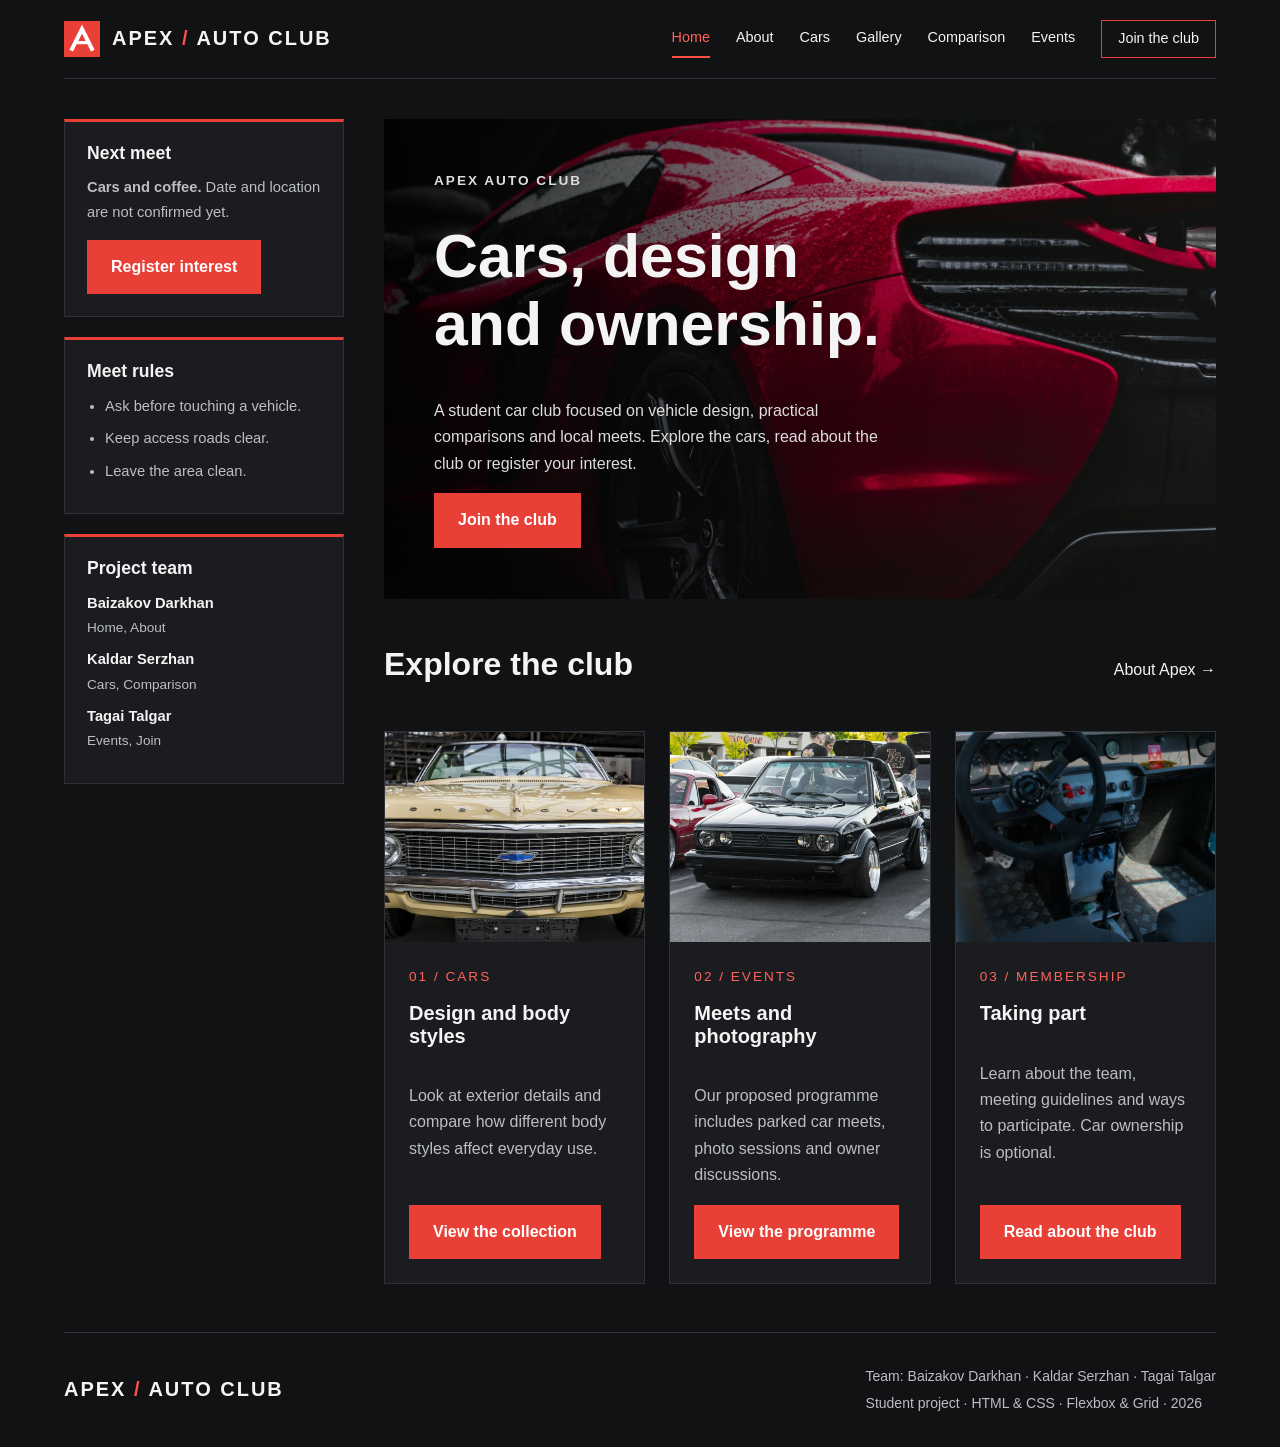
<file: index.html>
<!DOCTYPE html>
<html lang="en">
    <head>
        <!-- Author: Baizakov Darkhan. Apex Auto Club student project. -->
        <meta charset="UTF-8">
        <meta name="viewport" content="width=device-width, initial-scale=1.0">
        <title>Home | Apex Auto Club</title>
        <link rel="stylesheet" href="css/style.css">
        <link
            rel="icon"
            href="data:image/svg+xml,%3Csvg xmlns='http://www.w3.org/2000/svg' viewBox='0 0 32 32'%3E%3Crect width='32' height='32' fill='%23e84037'/%3E%3Ctext x='7' y='24' font-family='Arial' font-size='24' font-weight='bold' fill='white'%3EA%3C/text%3E%3C/svg%3E"
        >
    </head>

    <body>
        <div class="page">
            <header id="main-header">
                <a class="brand" href="index.html">
                    <img src="images/logo.svg" alt="" width="36" height="36">
                    <span class="brand-text">APEX<span> / </span>AUTO CLUB</span>
                </a>

                <nav class="nav-menu" aria-label="Main navigation">
                    <a href="index.html" class="active" aria-current="page">Home</a>
                    <a href="about.html">About</a>
                    <a href="cars.html">Cars</a>
                    <a href="gallery.html">Gallery</a>
                    <a href="compare.html">Comparison</a>
                    <a href="events.html">Events</a>
                    <a href="join.html" class="nav-cta">Join the club</a>
                </nav>
            </header>

            <aside class="sidebar" aria-label="Club information">
                <section class="side-card">
                    <h2>Next meet</h2>
                    <p>
                        <strong>Cars and coffee.</strong> Date and location are not confirmed yet.
                    </p>
                    <a class="button" href="join.html">Register interest</a>
                </section>

                <section class="side-card">
                    <h2>Meet rules</h2>
                    <ul>
                        <li>Ask before touching a vehicle.</li>
                        <li>Keep access roads clear.</li>
                        <li>Leave the area clean.</li>
                    </ul>
                </section>

                <section class="side-card">
                    <h2>Project team</h2>
                    <ul class="team-list">
                        <li><strong>Baizakov Darkhan</strong> <span>Home, About</span></li>
                        <li><strong>Kaldar Serzhan</strong> <span>Cars, Comparison</span></li>
                        <li><strong>Tagai Talgar</strong> <span>Events, Join</span></li>
                    </ul>
                </section>
            </aside>

            <main>
                <section class="hero">
                    <img src="images/car-1.jpg" alt="Red sports car">
                    <div class="hero-text">
                        <p class="eyebrow">Apex Auto Club</p>
                        <h1>Cars, design<br>and ownership.</h1>
                        <p>
                            A student car club focused on vehicle design, practical comparisons and
                            local meets. Explore the cars, read about the club or register your
                            interest.
                        </p>
                        <a class="button" href="join.html">Join the club</a>
                    </div>
                </section>

                <section>
                    <div class="section-heading">
                        <h2>Explore the club</h2>
                        <a href="about.html">About Apex →</a>
                    </div>
                    <div class="card-row">
                        <article class="card">
                            <img src="images/chevrolet-front.jpg" alt="Front of a classic Chevrolet with chrome grille and headlights">
                            <div class="card-body">
                                <p class="number">01 / CARS</p>
                                <h3>Design and body styles</h3>
                                <p>
                                    Look at exterior details and compare how different body styles affect
                                    everyday use.
                                </p>
                                <a class="button" href="cars.html">View the collection</a>
                            </div>
                        </article>

                        <article class="card">
                            <img src="images/cabriolet-meet.jpg" alt="A black cabriolet parked among other cars at a meet">
                            <div class="card-body">
                                <p class="number">02 / EVENTS</p>
                                <h3>Meets and photography</h3>
                                <p>
                                    Our proposed programme includes parked car meets, photo sessions and
                                    owner discussions.
                                </p>
                                <a class="button" href="events.html">View the programme</a>
                            </div>
                        </article>

                        <article class="card">
                            <img src="images/steering-wheel.jpg" alt="Steering wheel and gauges inside a car">
                            <div class="card-body">
                                <p class="number">03 / MEMBERSHIP</p>
                                <h3>Taking part</h3>
                                <p>
                                    Learn about the team, meeting guidelines and ways to participate. Car
                                    ownership is optional.
                                </p>
                                <a class="button" href="about.html">Read about the club</a>
                            </div>
                        </article>
                    </div>
                </section>
            </main>

            <footer class="site-footer">
                <div class="footer-inner">
                    <div class="brand">
                        <span class="brand-text">APEX<span> / </span>AUTO CLUB</span>
                    </div>
                    <div>
                        <p>Team: Baizakov Darkhan · Kaldar Serzhan · Tagai Talgar</p>
                        <p>Student project · HTML &amp; CSS · Flexbox &amp; Grid · 2026</p>
                    </div>
                </div>
            </footer>
        </div>
    </body>
</html>
</file>
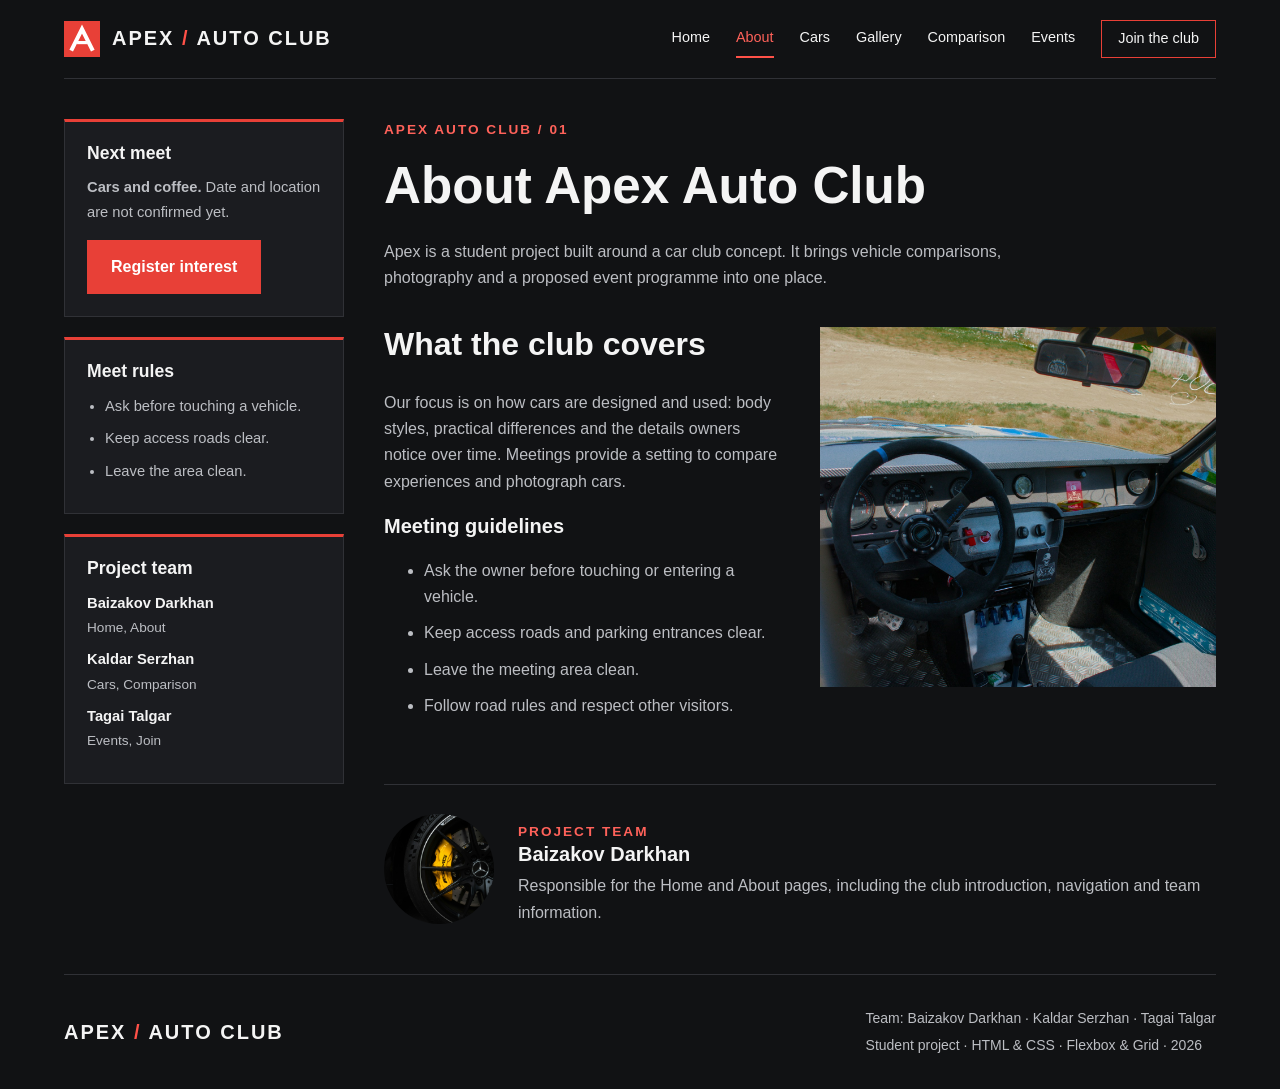
<file: about.html>
<!DOCTYPE html>
<html lang="en">
    <head>
        <!-- Author: Baizakov Darkhan. Apex Auto Club student project. -->
        <meta charset="UTF-8">
        <meta name="viewport" content="width=device-width, initial-scale=1.0">
        <title>About the club | Apex Auto Club</title>
        <link rel="stylesheet" href="css/style.css">
        <link
            rel="icon"
            href="data:image/svg+xml,%3Csvg xmlns='http://www.w3.org/2000/svg' viewBox='0 0 32 32'%3E%3Crect width='32' height='32' fill='%23e84037'/%3E%3Ctext x='7' y='24' font-family='Arial' font-size='24' font-weight='bold' fill='white'%3EA%3C/text%3E%3C/svg%3E"
        >
    </head>

    <body>
        <div class="page">
            <header id="main-header">
                <a class="brand" href="index.html">
                    <img src="images/logo.svg" alt="" width="36" height="36">
                    <span class="brand-text">APEX<span> / </span>AUTO CLUB</span>
                </a>

                <nav class="nav-menu" aria-label="Main navigation">
                    <a href="index.html">Home</a>
                    <a href="about.html" class="active" aria-current="page">About</a>
                    <a href="cars.html">Cars</a>
                    <a href="gallery.html">Gallery</a>
                    <a href="compare.html">Comparison</a>
                    <a href="events.html">Events</a>
                    <a href="join.html" class="nav-cta">Join the club</a>
                </nav>
            </header>

            <aside class="sidebar" aria-label="Club information">
                <section class="side-card">
                    <h2>Next meet</h2>
                    <p>
                        <strong>Cars and coffee.</strong> Date and location are not confirmed yet.
                    </p>
                    <a class="button" href="join.html">Register interest</a>
                </section>

                <section class="side-card">
                    <h2>Meet rules</h2>
                    <ul>
                        <li>Ask before touching a vehicle.</li>
                        <li>Keep access roads clear.</li>
                        <li>Leave the area clean.</li>
                    </ul>
                </section>

                <section class="side-card">
                    <h2>Project team</h2>
                    <ul class="team-list">
                        <li><strong>Baizakov Darkhan</strong> <span>Home, About</span></li>
                        <li><strong>Kaldar Serzhan</strong> <span>Cars, Comparison</span></li>
                        <li><strong>Tagai Talgar</strong> <span>Events, Join</span></li>
                    </ul>
                </section>
            </aside>

            <main>
                <section class="intro">
                    <p class="eyebrow">Apex Auto Club / 01</p>
                    <h1>About Apex Auto Club</h1>
                    <p>
                        Apex is a student project built around a car club concept. It brings vehicle
                        comparisons, photography and a proposed event programme into one place.
                    </p>
                </section>

                <section class="split">
                    <div>
                        <h2>What the club covers</h2>
                        <p>
                            Our focus is on how cars are designed and used: body styles, practical
                            differences and the details owners notice over time. Meetings provide a
                            setting to compare experiences and photograph cars.
                        </p>
                        <h3>Meeting guidelines</h3>
                        <ul>
                            <li>Ask the owner before touching or entering a vehicle.</li>
                            <li>Keep access roads and parking entrances clear.</li>
                            <li>Leave the meeting area clean.</li>
                            <li>Follow road rules and respect other visitors.</li>
                        </ul>
                    </div>
                    <img class="wide-image" src="images/interior.jpg" alt="Car interior with a custom steering wheel and manual gear lever">
                </section>

                <section class="profile">
                    <img src="images/wheel.jpg" alt="Mercedes wheel and yellow brake caliper">
                    <div>
                        <p class="eyebrow">Project team</p>
                        <h3>Baizakov Darkhan</h3>
                        <p>
                            Responsible for the Home and About pages, including the club introduction,
                            navigation and team information.
                        </p>
                    </div>
                </section>
            </main>

            <footer class="site-footer">
                <div class="footer-inner">
                    <div class="brand">
                        <span class="brand-text">APEX<span> / </span>AUTO CLUB</span>
                    </div>
                    <div>
                        <p>Team: Baizakov Darkhan · Kaldar Serzhan · Tagai Talgar</p>
                        <p>Student project · HTML &amp; CSS · Flexbox &amp; Grid · 2026</p>
                    </div>
                </div>
            </footer>
        </div>
    </body>
</html>
</file>
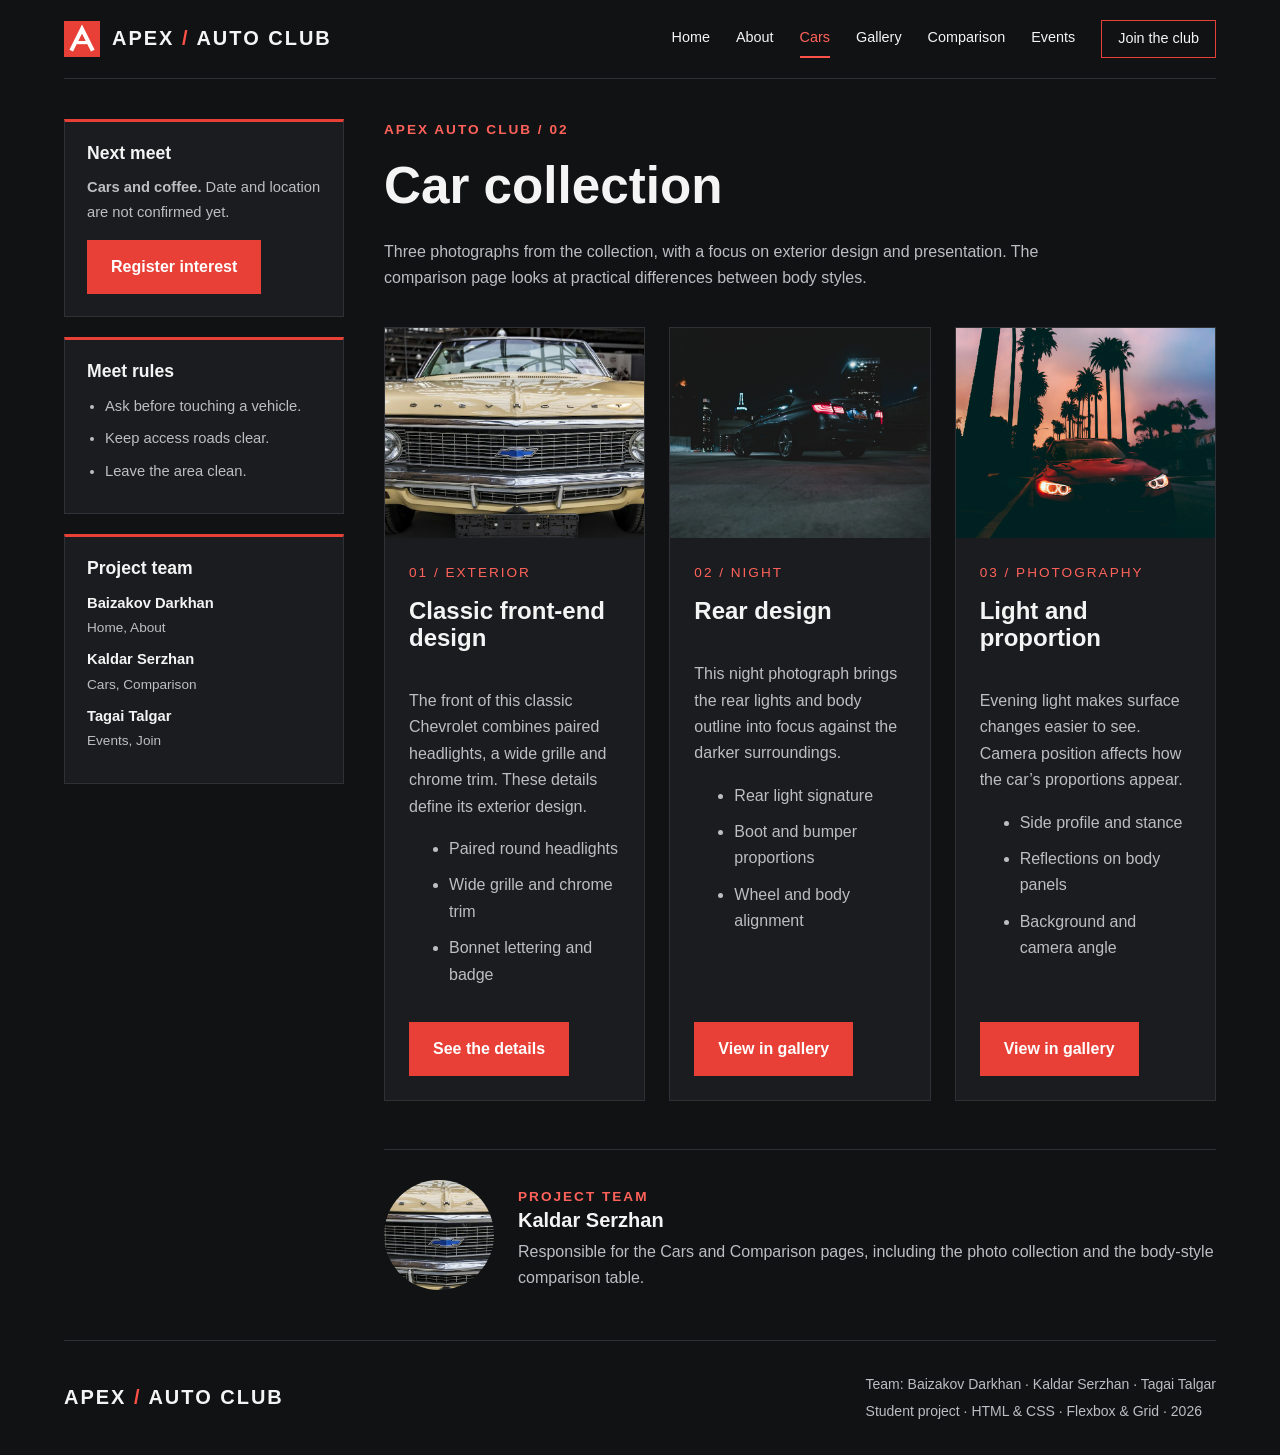
<file: cars.html>
<!DOCTYPE html>
<html lang="en">
    <head>
        <!-- Author: Kaldar Serzhan. Apex Auto Club student project. -->
        <meta charset="UTF-8">
        <meta name="viewport" content="width=device-width, initial-scale=1.0">
        <title>Cars | Apex Auto Club</title>
        <link rel="stylesheet" href="css/style.css">
        <link
            rel="icon"
            href="data:image/svg+xml,%3Csvg xmlns='http://www.w3.org/2000/svg' viewBox='0 0 32 32'%3E%3Crect width='32' height='32' fill='%23e84037'/%3E%3Ctext x='7' y='24' font-family='Arial' font-size='24' font-weight='bold' fill='white'%3EA%3C/text%3E%3C/svg%3E"
        >
    </head>

    <body>
        <div class="page">
            <header id="main-header">
                <a class="brand" href="index.html">
                    <img src="images/logo.svg" alt="" width="36" height="36">
                    <span class="brand-text">APEX<span> / </span>AUTO CLUB</span>
                </a>

                <nav class="nav-menu" aria-label="Main navigation">
                    <a href="index.html">Home</a>
                    <a href="about.html">About</a>
                    <a href="cars.html" class="active" aria-current="page">Cars</a>
                    <a href="gallery.html">Gallery</a>
                    <a href="compare.html">Comparison</a>
                    <a href="events.html">Events</a>
                    <a href="join.html" class="nav-cta">Join the club</a>
                </nav>
            </header>

            <aside class="sidebar" aria-label="Club information">
                <section class="side-card">
                    <h2>Next meet</h2>
                    <p>
                        <strong>Cars and coffee.</strong> Date and location are not confirmed yet.
                    </p>
                    <a class="button" href="join.html">Register interest</a>
                </section>

                <section class="side-card">
                    <h2>Meet rules</h2>
                    <ul>
                        <li>Ask before touching a vehicle.</li>
                        <li>Keep access roads clear.</li>
                        <li>Leave the area clean.</li>
                    </ul>
                </section>

                <section class="side-card">
                    <h2>Project team</h2>
                    <ul class="team-list">
                        <li><strong>Baizakov Darkhan</strong> <span>Home, About</span></li>
                        <li><strong>Kaldar Serzhan</strong> <span>Cars, Comparison</span></li>
                        <li><strong>Tagai Talgar</strong> <span>Events, Join</span></li>
                    </ul>
                </section>
            </aside>

            <main>
                <section class="intro">
                    <p class="eyebrow">Apex Auto Club / 02</p>
                    <h1>Car collection</h1>
                    <p>
                        Three photographs from the collection, with a focus on exterior design and
                        presentation. The comparison page looks at practical differences between body
                        styles.
                    </p>
                </section>

                <section class="card-row">
                    <article class="card">
                        <img src="images/chevrolet-front.jpg" alt="Front view of a classic Chevrolet in a garage">
                        <div class="card-body">
                            <p class="number">01 / EXTERIOR</p>
                            <h2>Classic front-end design</h2>
                            <p>
                                The front of this classic Chevrolet combines paired headlights, a wide
                                grille and chrome trim. These details define its exterior design.
                            </p>
                            <ul>
                                <li>Paired round headlights</li>
                                <li>Wide grille and chrome trim</li>
                                <li>Bonnet lettering and badge</li>
                            </ul>
                            <a class="button" href="gallery.html#chevrolet-badge">See the details</a>
                        </div>
                    </article>

                    <article class="card">
                        <img src="images/car-2.jpg" alt="BMW photographed from the rear at night">
                        <div class="card-body">
                            <p class="number">02 / NIGHT</p>
                            <h2>Rear design</h2>
                            <p>
                                This night photograph brings the rear lights and body outline into focus
                                against the darker surroundings.
                            </p>
                            <ul>
                                <li>Rear light signature</li>
                                <li>Boot and bumper proportions</li>
                                <li>Wheel and body alignment</li>
                            </ul>
                            <a class="button" href="gallery.html#car-2">View in gallery</a>
                        </div>
                    </article>

                    <article class="card">
                        <img class="focus-low" src="images/car-3.jpg" alt="BMW in warm evening light">
                        <div class="card-body">
                            <p class="number">03 / PHOTOGRAPHY</p>
                            <h2>Light and proportion</h2>
                            <p>
                                Evening light makes surface changes easier to see. Camera position
                                affects how the car’s proportions appear.
                            </p>
                            <ul>
                                <li>Side profile and stance</li>
                                <li>Reflections on body panels</li>
                                <li>Background and camera angle</li>
                            </ul>
                            <a class="button" href="gallery.html#car-3">View in gallery</a>
                        </div>
                    </article>
                </section>

                <section class="profile">
                    <img src="images/chevrolet-badge.jpg" alt="Classic Chevrolet grille and headlights">
                    <div>
                        <p class="eyebrow">Project team</p>
                        <h3>Kaldar Serzhan</h3>
                        <p>
                            Responsible for the Cars and Comparison pages, including the photo
                            collection and the body-style comparison table.
                        </p>
                    </div>
                </section>
            </main>

            <footer class="site-footer">
                <div class="footer-inner">
                    <div class="brand">
                        <span class="brand-text">APEX<span> / </span>AUTO CLUB</span>
                    </div>
                    <div>
                        <p>Team: Baizakov Darkhan · Kaldar Serzhan · Tagai Talgar</p>
                        <p>Student project · HTML &amp; CSS · Flexbox &amp; Grid · 2026</p>
                    </div>
                </div>
            </footer>
        </div>
    </body>
</html>
</file>
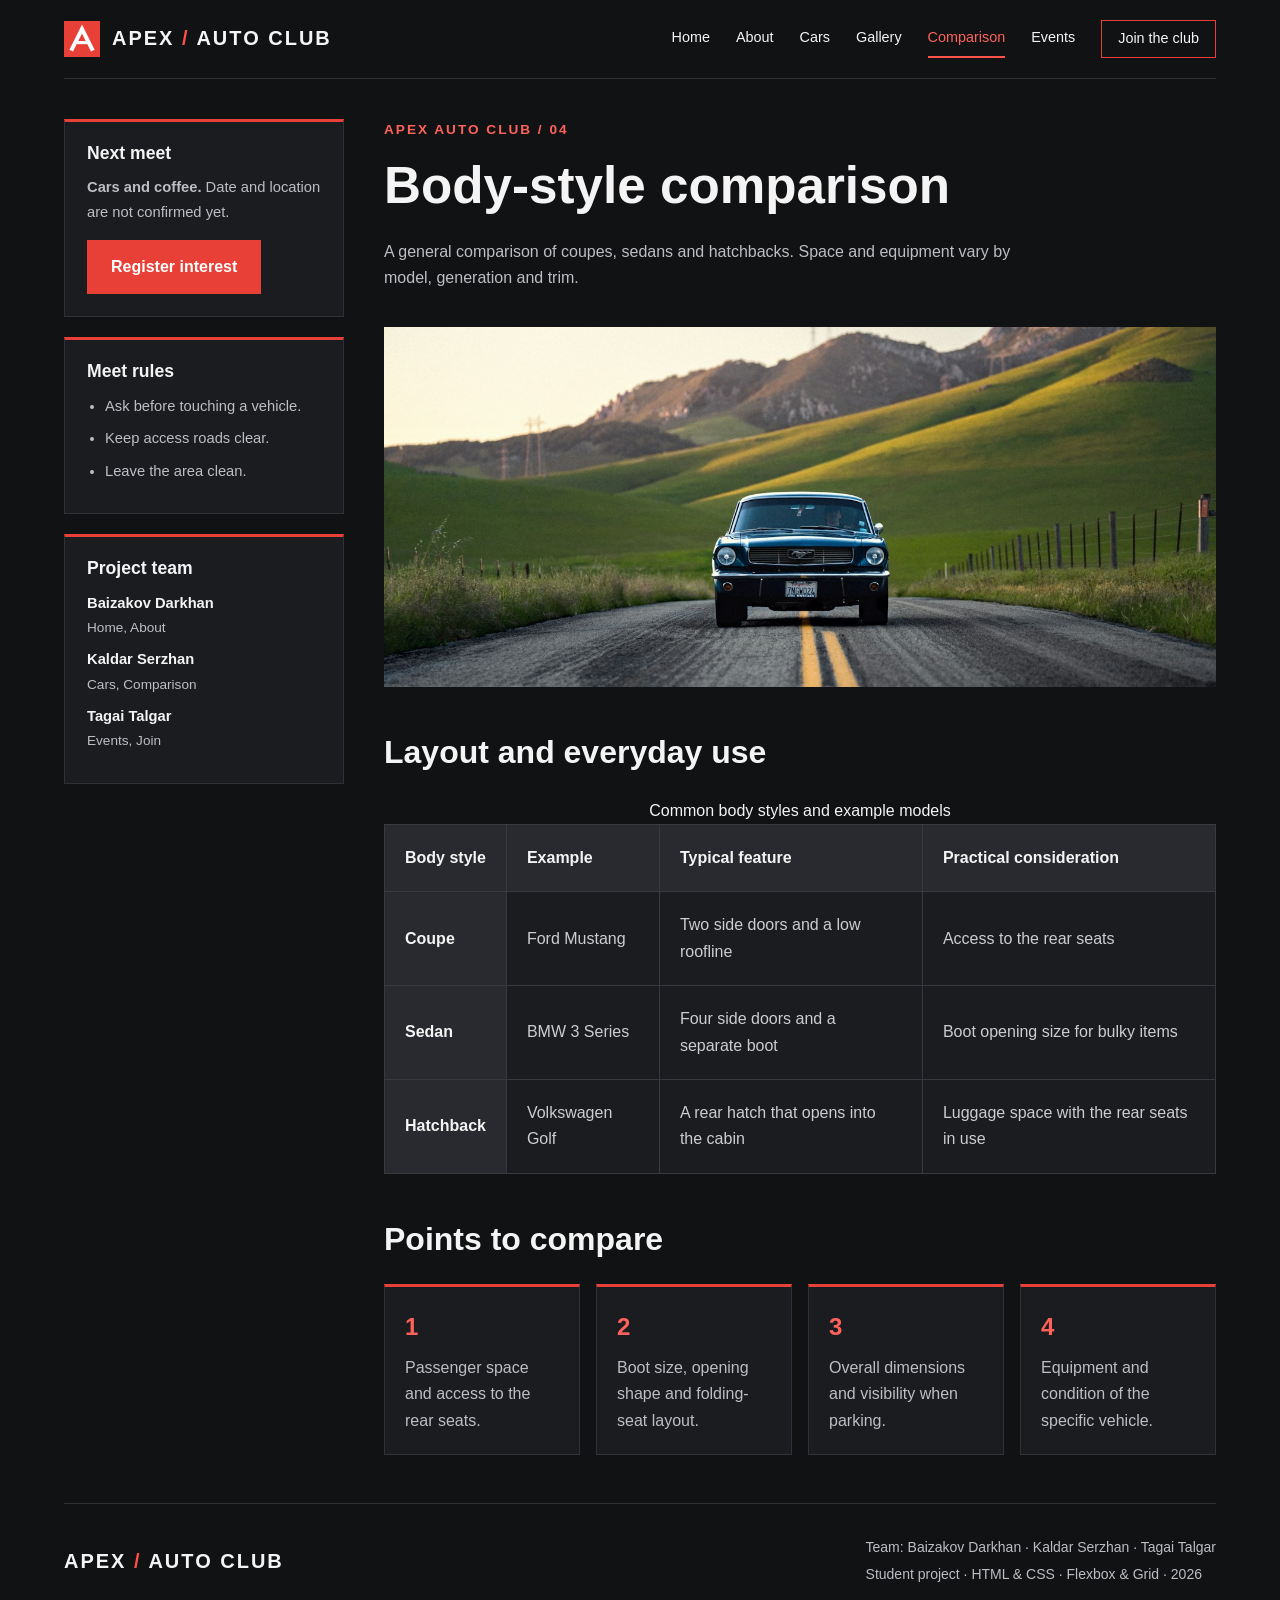
<file: compare.html>
<!DOCTYPE html>
<html lang="en">
    <head>
        <!-- Author: Kaldar Serzhan. Apex Auto Club student project. -->
        <meta charset="UTF-8">
        <meta name="viewport" content="width=device-width, initial-scale=1.0">
        <title>Comparison | Apex Auto Club</title>
        <link rel="stylesheet" href="css/style.css">
        <link
            rel="icon"
            href="data:image/svg+xml,%3Csvg xmlns='http://www.w3.org/2000/svg' viewBox='0 0 32 32'%3E%3Crect width='32' height='32' fill='%23e84037'/%3E%3Ctext x='7' y='24' font-family='Arial' font-size='24' font-weight='bold' fill='white'%3EA%3C/text%3E%3C/svg%3E"
        >
    </head>

    <body>
        <div class="page">
            <header id="main-header">
                <a class="brand" href="index.html">
                    <img src="images/logo.svg" alt="" width="36" height="36">
                    <span class="brand-text">APEX<span> / </span>AUTO CLUB</span>
                </a>

                <nav class="nav-menu" aria-label="Main navigation">
                    <a href="index.html">Home</a>
                    <a href="about.html">About</a>
                    <a href="cars.html">Cars</a>
                    <a href="gallery.html">Gallery</a>
                    <a href="compare.html" class="active" aria-current="page">Comparison</a>
                    <a href="events.html">Events</a>
                    <a href="join.html" class="nav-cta">Join the club</a>
                </nav>
            </header>

            <aside class="sidebar" aria-label="Club information">
                <section class="side-card">
                    <h2>Next meet</h2>
                    <p>
                        <strong>Cars and coffee.</strong> Date and location are not confirmed yet.
                    </p>
                    <a class="button" href="join.html">Register interest</a>
                </section>

                <section class="side-card">
                    <h2>Meet rules</h2>
                    <ul>
                        <li>Ask before touching a vehicle.</li>
                        <li>Keep access roads clear.</li>
                        <li>Leave the area clean.</li>
                    </ul>
                </section>

                <section class="side-card">
                    <h2>Project team</h2>
                    <ul class="team-list">
                        <li><strong>Baizakov Darkhan</strong> <span>Home, About</span></li>
                        <li><strong>Kaldar Serzhan</strong> <span>Cars, Comparison</span></li>
                        <li><strong>Tagai Talgar</strong> <span>Events, Join</span></li>
                    </ul>
                </section>
            </aside>

            <main>
                <section class="intro">
                    <p class="eyebrow">Apex Auto Club / 04</p>
                    <h1>Body-style comparison</h1>
                    <p>
                        A general comparison of coupes, sedans and hatchbacks. Space and equipment vary
                        by model, generation and trim.
                    </p>
                </section>

                <section>
                    <img class="wide-image" src="images/mustang-road.jpg" alt="Classic Ford Mustang on a country road between green hills">
                </section>

                <section>
                    <h2>Layout and everyday use</h2>
                    <div class="table-wrap">
                        <table>
                            <caption>Common body styles and example models</caption>
                            <thead>
                                <tr>
                                    <th scope="col">Body style</th>
                                    <th scope="col">Example</th>
                                    <th scope="col">Typical feature</th>
                                    <th scope="col">Practical consideration</th>
                                </tr>
                            </thead>
                            <tbody>
                                <tr>
                                    <th scope="row">Coupe</th>
                                    <td>Ford Mustang</td>
                                    <td>Two side doors and a low roofline</td>
                                    <td>Access to the rear seats</td>
                                </tr>
                                <tr>
                                    <th scope="row">Sedan</th>
                                    <td>BMW 3 Series</td>
                                    <td>Four side doors and a separate boot</td>
                                    <td>Boot opening size for bulky items</td>
                                </tr>
                                <tr>
                                    <th scope="row">Hatchback</th>
                                    <td>Volkswagen Golf</td>
                                    <td>A rear hatch that opens into the cabin</td>
                                    <td>Luggage space with the rear seats in use</td>
                                </tr>
                            </tbody>
                        </table>
                    </div>
                </section>

                <section>
                    <h2>Points to compare</h2>
                    <ol class="points">
                        <li>Passenger space and access to the rear seats.</li>
                        <li>Boot size, opening shape and folding-seat layout.</li>
                        <li>Overall dimensions and visibility when parking.</li>
                        <li>Equipment and condition of the specific vehicle.</li>
                    </ol>
                </section>
            </main>

            <footer class="site-footer">
                <div class="footer-inner">
                    <div class="brand">
                        <span class="brand-text">APEX<span> / </span>AUTO CLUB</span>
                    </div>
                    <div>
                        <p>Team: Baizakov Darkhan · Kaldar Serzhan · Tagai Talgar</p>
                        <p>Student project · HTML &amp; CSS · Flexbox &amp; Grid · 2026</p>
                    </div>
                </div>
            </footer>
        </div>
    </body>
</html>
</file>
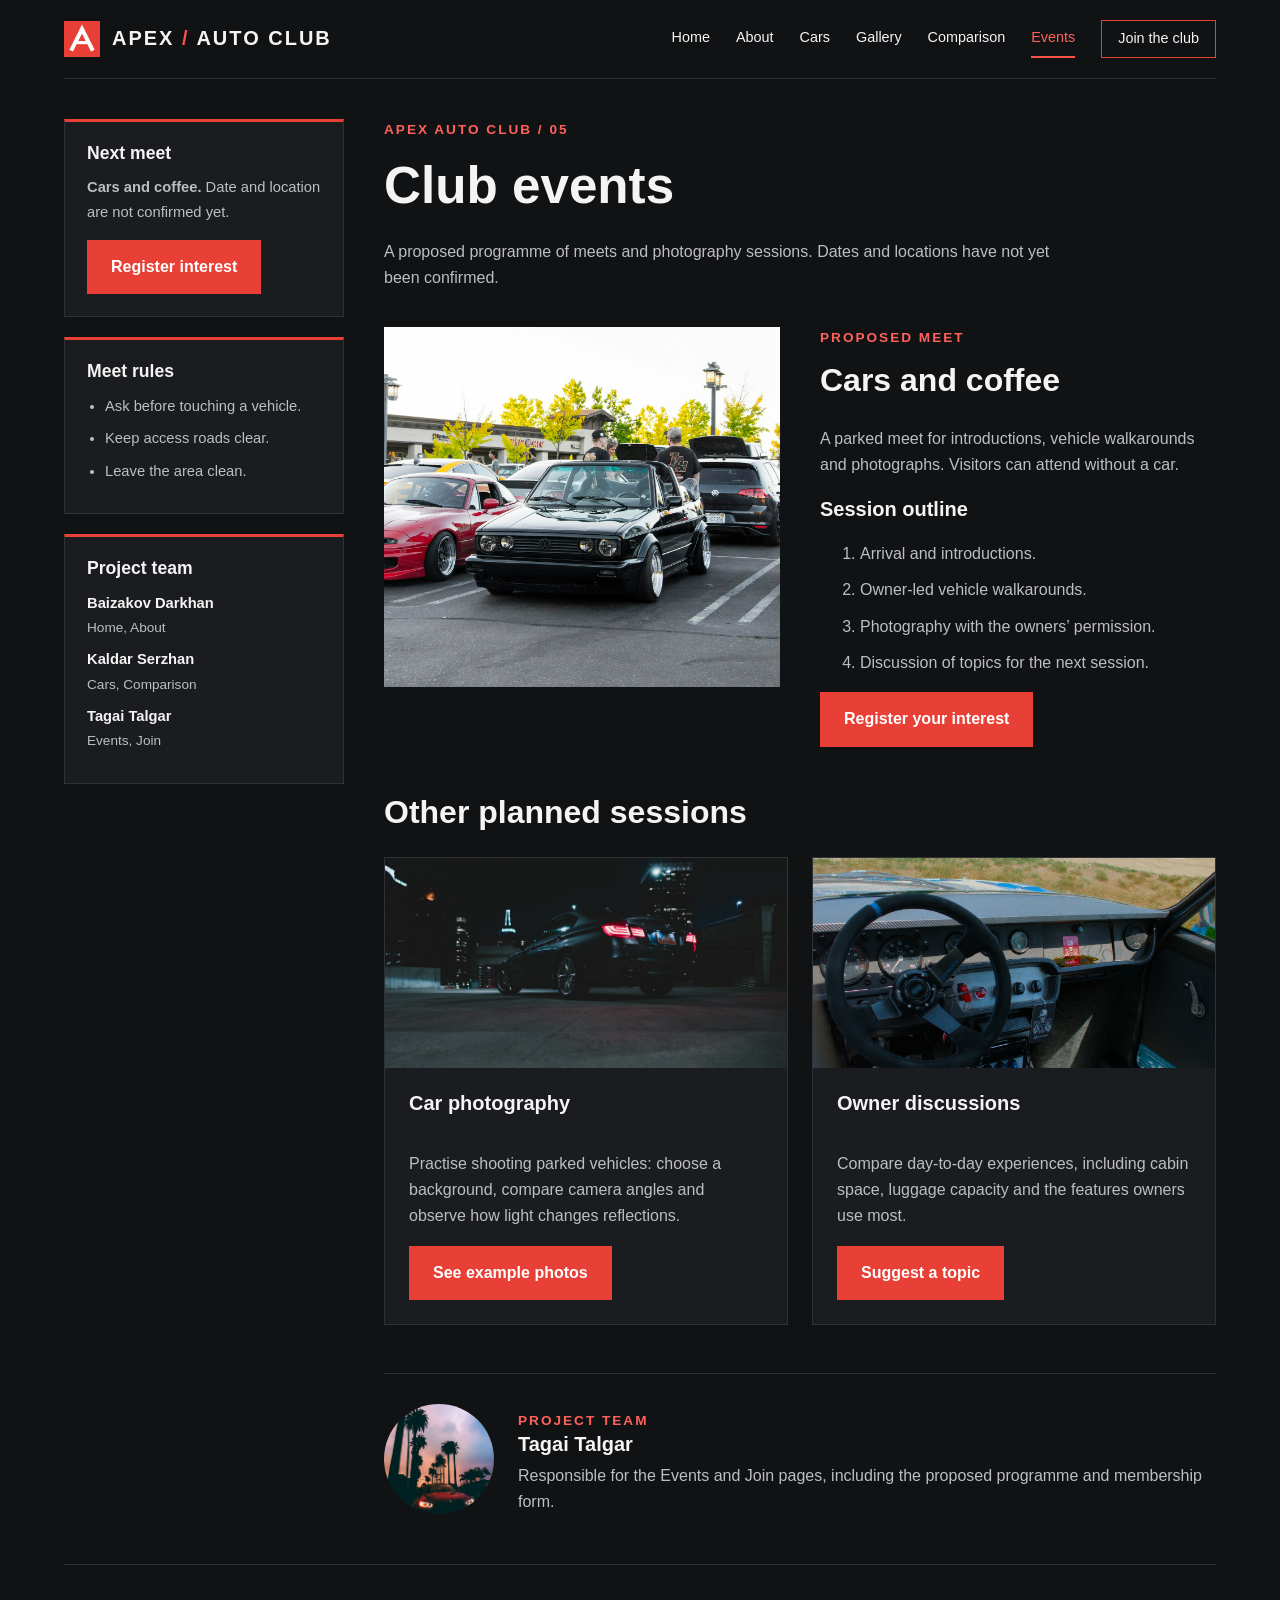
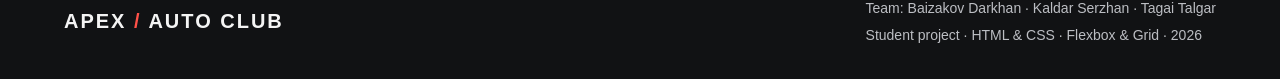
<file: events.html>
<!DOCTYPE html>
<html lang="en">
    <head>
        <!-- Author: Tagai Talgar. Apex Auto Club student project. -->
        <meta charset="UTF-8">
        <meta name="viewport" content="width=device-width, initial-scale=1.0">
        <title>Events | Apex Auto Club</title>
        <link rel="stylesheet" href="css/style.css">
        <link
            rel="icon"
            href="data:image/svg+xml,%3Csvg xmlns='http://www.w3.org/2000/svg' viewBox='0 0 32 32'%3E%3Crect width='32' height='32' fill='%23e84037'/%3E%3Ctext x='7' y='24' font-family='Arial' font-size='24' font-weight='bold' fill='white'%3EA%3C/text%3E%3C/svg%3E"
        >
    </head>

    <body>
        <div class="page">
            <header id="main-header">
                <a class="brand" href="index.html">
                    <img src="images/logo.svg" alt="" width="36" height="36">
                    <span class="brand-text">APEX<span> / </span>AUTO CLUB</span>
                </a>

                <nav class="nav-menu" aria-label="Main navigation">
                    <a href="index.html">Home</a>
                    <a href="about.html">About</a>
                    <a href="cars.html">Cars</a>
                    <a href="gallery.html">Gallery</a>
                    <a href="compare.html">Comparison</a>
                    <a href="events.html" class="active" aria-current="page">Events</a>
                    <a href="join.html" class="nav-cta">Join the club</a>
                </nav>
            </header>

            <aside class="sidebar" aria-label="Club information">
                <section class="side-card">
                    <h2>Next meet</h2>
                    <p>
                        <strong>Cars and coffee.</strong> Date and location are not confirmed yet.
                    </p>
                    <a class="button" href="join.html">Register interest</a>
                </section>

                <section class="side-card">
                    <h2>Meet rules</h2>
                    <ul>
                        <li>Ask before touching a vehicle.</li>
                        <li>Keep access roads clear.</li>
                        <li>Leave the area clean.</li>
                    </ul>
                </section>

                <section class="side-card">
                    <h2>Project team</h2>
                    <ul class="team-list">
                        <li><strong>Baizakov Darkhan</strong> <span>Home, About</span></li>
                        <li><strong>Kaldar Serzhan</strong> <span>Cars, Comparison</span></li>
                        <li><strong>Tagai Talgar</strong> <span>Events, Join</span></li>
                    </ul>
                </section>
            </aside>

            <main>
                <section class="intro">
                    <p class="eyebrow">Apex Auto Club / 05</p>
                    <h1>Club events</h1>
                    <p>
                        A proposed programme of meets and photography sessions. Dates and locations have
                        not yet been confirmed.
                    </p>
                </section>

                <section class="split">
                    <img
                        class="wide-image focus-low"
                        src="images/club-meet.jpg"
                        alt="A row of cars parked at an outdoor car meet"
                    >
                    <div>
                        <p class="eyebrow">Proposed meet</p>
                        <h2>Cars and coffee</h2>
                        <p>
                            A parked meet for introductions, vehicle walkarounds and photographs.
                            Visitors can attend without a car.
                        </p>
                        <h3>Session outline</h3>
                        <ol>
                            <li>Arrival and introductions.</li>
                            <li>Owner-led vehicle walkarounds.</li>
                            <li>Photography with the owners’ permission.</li>
                            <li>Discussion of topics for the next session.</li>
                        </ol>
                        <a class="button" href="join.html">Register your interest</a>
                    </div>
                </section>

                <section>
                    <h2>Other planned sessions</h2>
                    <div class="card-row">
                        <article class="card">
                            <img src="images/car-2.jpg" alt="BMW photographed from the rear at night">
                            <div class="card-body">
                                <h3>Car photography</h3>
                                <p>
                                    Practise shooting parked vehicles: choose a background, compare camera
                                    angles and observe how light changes reflections.
                                </p>
                                <a class="button" href="gallery.html">See example photos</a>
                            </div>
                        </article>

                        <article class="card">
                            <img src="images/interior.jpg" alt="Car interior with a custom steering wheel and gear lever">
                            <div class="card-body">
                                <h3>Owner discussions</h3>
                                <p>
                                    Compare day-to-day experiences, including cabin space, luggage capacity
                                    and the features owners use most.
                                </p>
                                <a class="button" href="join.html">Suggest a topic</a>
                            </div>
                        </article>
                    </div>
                </section>

                <section class="profile">
                    <img src="images/car-3.jpg" alt="BMW in evening light">
                    <div>
                        <p class="eyebrow">Project team</p>
                        <h3>Tagai Talgar</h3>
                        <p>
                            Responsible for the Events and Join pages, including the proposed programme
                            and membership form.
                        </p>
                    </div>
                </section>
            </main>

            <footer class="site-footer">
                <div class="footer-inner">
                    <div class="brand">
                        <span class="brand-text">APEX<span> / </span>AUTO CLUB</span>
                    </div>
                    <div>
                        <p>Team: Baizakov Darkhan · Kaldar Serzhan · Tagai Talgar</p>
                        <p>Student project · HTML &amp; CSS · Flexbox &amp; Grid · 2026</p>
                    </div>
                </div>
            </footer>
        </div>
    </body>
</html>
</file>
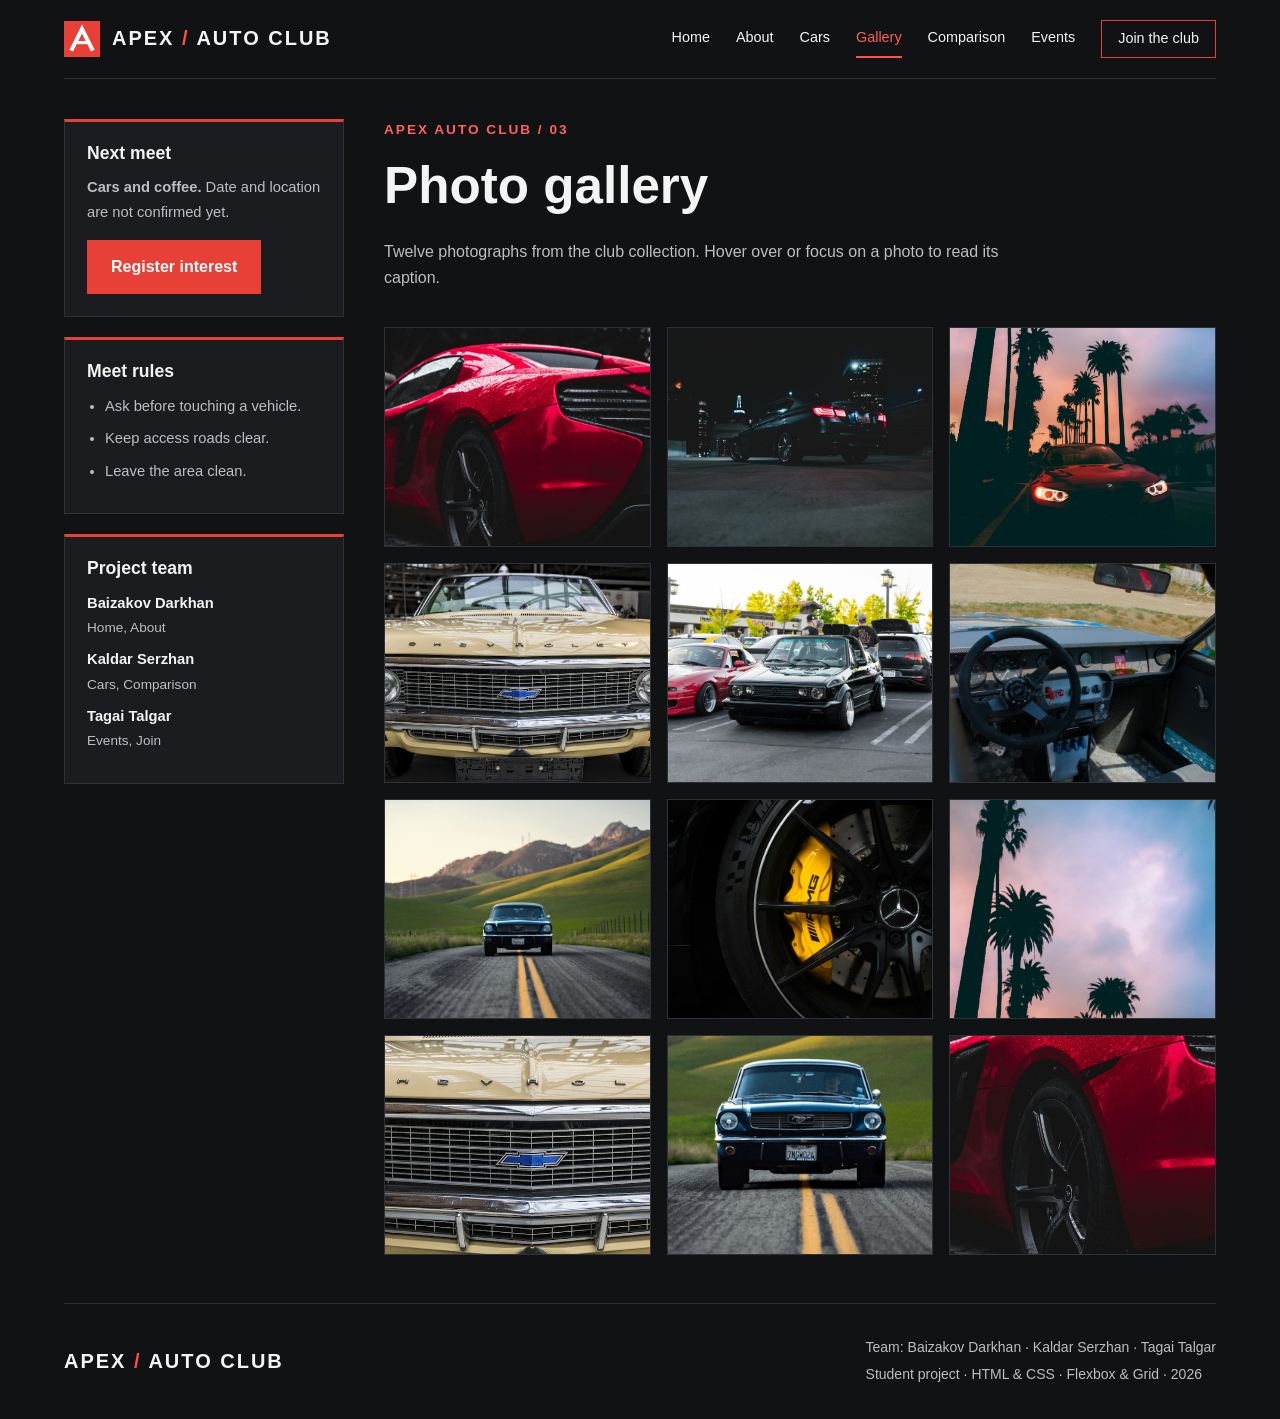
<file: gallery.html>
<!DOCTYPE html>
<html lang="en">
    <head>
        <!-- Author: Apex Auto Club team. Apex Auto Club student project. -->
        <meta charset="UTF-8">
        <meta name="viewport" content="width=device-width, initial-scale=1.0">
        <title>Gallery | Apex Auto Club</title>
        <link rel="stylesheet" href="css/style.css">
        <link
            rel="icon"
            href="data:image/svg+xml,%3Csvg xmlns='http://www.w3.org/2000/svg' viewBox='0 0 32 32'%3E%3Crect width='32' height='32' fill='%23e84037'/%3E%3Ctext x='7' y='24' font-family='Arial' font-size='24' font-weight='bold' fill='white'%3EA%3C/text%3E%3C/svg%3E"
        >
    </head>

    <body>
        <div class="page">
            <header id="main-header">
                <a class="brand" href="index.html">
                    <img src="images/logo.svg" alt="" width="36" height="36">
                    <span class="brand-text">APEX<span> / </span>AUTO CLUB</span>
                </a>

                <nav class="nav-menu" aria-label="Main navigation">
                    <a href="index.html">Home</a>
                    <a href="about.html">About</a>
                    <a href="cars.html">Cars</a>
                    <a href="gallery.html" class="active" aria-current="page">Gallery</a>
                    <a href="compare.html">Comparison</a>
                    <a href="events.html">Events</a>
                    <a href="join.html" class="nav-cta">Join the club</a>
                </nav>
            </header>

            <aside class="sidebar" aria-label="Club information">
                <section class="side-card">
                    <h2>Next meet</h2>
                    <p>
                        <strong>Cars and coffee.</strong> Date and location are not confirmed yet.
                    </p>
                    <a class="button" href="join.html">Register interest</a>
                </section>

                <section class="side-card">
                    <h2>Meet rules</h2>
                    <ul>
                        <li>Ask before touching a vehicle.</li>
                        <li>Keep access roads clear.</li>
                        <li>Leave the area clean.</li>
                    </ul>
                </section>

                <section class="side-card">
                    <h2>Project team</h2>
                    <ul class="team-list">
                        <li><strong>Baizakov Darkhan</strong> <span>Home, About</span></li>
                        <li><strong>Kaldar Serzhan</strong> <span>Cars, Comparison</span></li>
                        <li><strong>Tagai Talgar</strong> <span>Events, Join</span></li>
                    </ul>
                </section>
            </aside>

            <main>
                <section class="intro">
                    <p class="eyebrow">Apex Auto Club / 03</p>
                    <h1>Photo gallery</h1>
                    <p>
                        Twelve photographs from the club collection. Hover over or focus on a photo to
                        read its caption.
                    </p>
                </section>

                <section class="gallery" aria-label="Photo gallery">
                    <figure class="gallery-item" id="car-1" tabindex="0">
                        <img src="images/car-1.jpg" alt="Red sports car with rain on the bodywork" loading="lazy">
                        <figcaption>
                            <h3>Red sports car</h3>
                            <p>Wet red bodywork and the rear air intake.</p>
                        </figcaption>
                    </figure>
                    <figure class="gallery-item" id="car-2" tabindex="0">
                        <img src="images/car-2.jpg" alt="BMW photographed from the rear at night" loading="lazy">
                        <figcaption>
                            <h3>Night rear view</h3>
                            <p>Tail lights and city lights in the dark.</p>
                        </figcaption>
                    </figure>
                    <figure class="gallery-item" id="car-3" tabindex="0">
                        <img class="focus-low" src="images/car-3.jpg" alt="BMW with lit headlights at dusk under palm trees" loading="lazy">
                        <figcaption>
                            <h3>Headlights at dusk</h3>
                            <p>A BMW with lit headlights on a palm-lined street.</p>
                        </figcaption>
                    </figure>
                    <figure class="gallery-item" id="chevrolet-front" tabindex="0">
                        <img src="images/chevrolet-front.jpg" alt="Front view of a classic Chevrolet" loading="lazy">
                        <figcaption>
                            <h3>Classic Chevrolet</h3>
                            <p>Wide grille, chrome bumper and paired headlights.</p>
                        </figcaption>
                    </figure>
                    <figure class="gallery-item" id="club-meet" tabindex="0">
                        <img class="focus-low" src="images/club-meet.jpg" alt="Cars parked side by side at an outdoor car meet" loading="lazy">
                        <figcaption>
                            <h3>Car meet</h3>
                            <p>Cars parked side by side at an outdoor meet.</p>
                        </figcaption>
                    </figure>
                    <figure class="gallery-item" id="interior" tabindex="0">
                        <img src="images/interior.jpg" alt="Car interior with a custom steering wheel and gear lever" loading="lazy">
                        <figcaption>
                            <h3>Cabin layout</h3>
                            <p>Custom steering wheel and a manual gear lever.</p>
                        </figcaption>
                    </figure>
                    <figure class="gallery-item" id="mustang-road" tabindex="0">
                        <img src="images/mustang-road.jpg" alt="Classic Ford Mustang on a country road" loading="lazy">
                        <figcaption>
                            <h3>Ford Mustang</h3>
                            <p>A classic Mustang on a road between green hills.</p>
                        </figcaption>
                    </figure>
                    <figure class="gallery-item" id="wheel" tabindex="0">
                        <img src="images/wheel.jpg" alt="Mercedes alloy wheel and yellow brake caliper" loading="lazy">
                        <figcaption>
                            <h3>Wheel detail</h3>
                            <p>Mercedes alloy wheel with a yellow brake caliper.</p>
                        </figcaption>
                    </figure>
                    <figure class="gallery-item" id="palm-sunset" tabindex="0">
                        <img src="images/palm-sunset.jpg" alt="Palm tree silhouettes against a sunset sky" loading="lazy">
                        <figcaption>
                            <h3>Palms at sunset</h3>
                            <p>Palm silhouettes against a pink and blue sky.</p>
                        </figcaption>
                    </figure>
                    <figure class="gallery-item" id="chevrolet-badge" tabindex="0">
                        <img src="images/chevrolet-badge.jpg" alt="Close-up of a classic Chevrolet grille and badge" loading="lazy">
                        <figcaption>
                            <h3>Grille and badge</h3>
                            <p>Close-up of the grille, bowtie badge and bonnet lettering.</p>
                        </figcaption>
                    </figure>
                    <figure class="gallery-item" id="mustang-front" tabindex="0">
                        <img src="images/mustang-front.jpg" alt="Front of a classic Ford Mustang on the road" loading="lazy">
                        <figcaption>
                            <h3>Mustang head-on</h3>
                            <p>Headlights, grille and pony badge from the front.</p>
                        </figcaption>
                    </figure>
                    <figure class="gallery-item" id="red-wheel" tabindex="0">
                        <img src="images/red-wheel.jpg" alt="Dark alloy wheel and rear wing of a red sports car" loading="lazy">
                        <figcaption>
                            <h3>Wheel and bodywork</h3>
                            <p>Dark alloy wheel and the wet rear wing of the red car.</p>
                        </figcaption>
                    </figure>
                </section>
            </main>

            <footer class="site-footer">
                <div class="footer-inner">
                    <div class="brand">
                        <span class="brand-text">APEX<span> / </span>AUTO CLUB</span>
                    </div>
                    <div>
                        <p>Team: Baizakov Darkhan · Kaldar Serzhan · Tagai Talgar</p>
                        <p>Student project · HTML &amp; CSS · Flexbox &amp; Grid · 2026</p>
                    </div>
                </div>
            </footer>
        </div>
    </body>
</html>
</file>
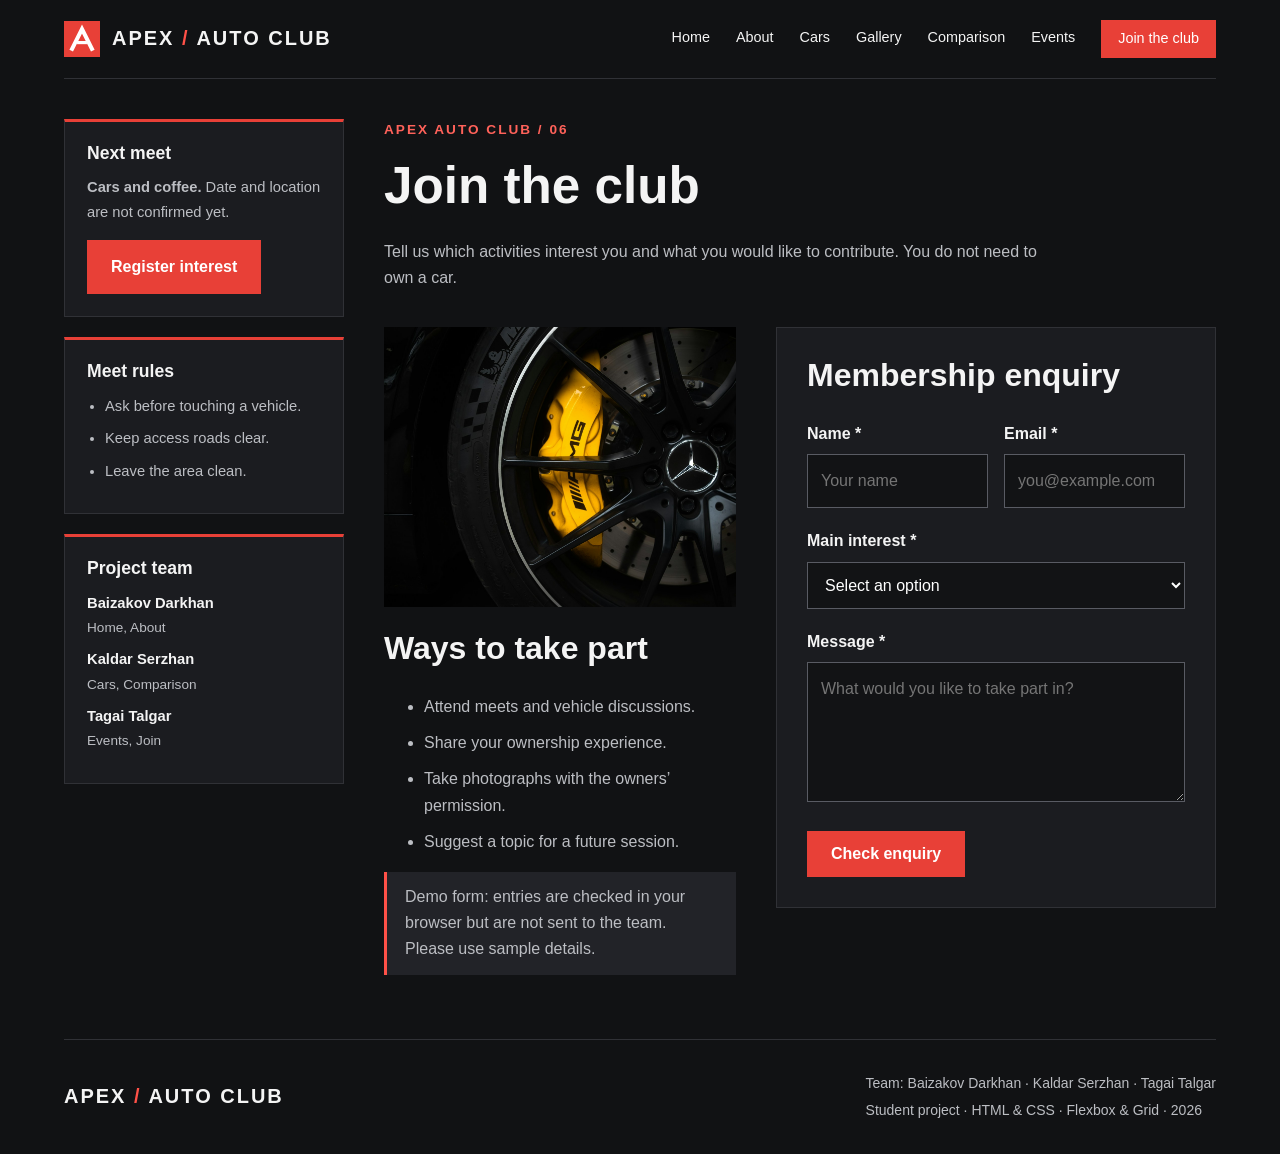
<file: join.html>
<!DOCTYPE html>
<html lang="en">
    <head>
        <!-- Author: Tagai Talgar. Apex Auto Club student project. -->
        <meta charset="UTF-8">
        <meta name="viewport" content="width=device-width, initial-scale=1.0">
        <title>Join the club | Apex Auto Club</title>
        <link rel="stylesheet" href="css/style.css">
        <link
            rel="icon"
            href="data:image/svg+xml,%3Csvg xmlns='http://www.w3.org/2000/svg' viewBox='0 0 32 32'%3E%3Crect width='32' height='32' fill='%23e84037'/%3E%3Ctext x='7' y='24' font-family='Arial' font-size='24' font-weight='bold' fill='white'%3EA%3C/text%3E%3C/svg%3E"
        >
    </head>

    <body>
        <div class="page">
            <header id="main-header">
                <a class="brand" href="index.html">
                    <img src="images/logo.svg" alt="" width="36" height="36">
                    <span class="brand-text">APEX<span> / </span>AUTO CLUB</span>
                </a>

                <nav class="nav-menu" aria-label="Main navigation">
                    <a href="index.html">Home</a>
                    <a href="about.html">About</a>
                    <a href="cars.html">Cars</a>
                    <a href="gallery.html">Gallery</a>
                    <a href="compare.html">Comparison</a>
                    <a href="events.html">Events</a>
                    <a href="join.html" class="active nav-cta" aria-current="page">Join the club</a>
                </nav>
            </header>

            <aside class="sidebar" aria-label="Club information">
                <section class="side-card">
                    <h2>Next meet</h2>
                    <p>
                        <strong>Cars and coffee.</strong> Date and location are not confirmed yet.
                    </p>
                    <a class="button" href="join.html">Register interest</a>
                </section>

                <section class="side-card">
                    <h2>Meet rules</h2>
                    <ul>
                        <li>Ask before touching a vehicle.</li>
                        <li>Keep access roads clear.</li>
                        <li>Leave the area clean.</li>
                    </ul>
                </section>

                <section class="side-card">
                    <h2>Project team</h2>
                    <ul class="team-list">
                        <li><strong>Baizakov Darkhan</strong> <span>Home, About</span></li>
                        <li><strong>Kaldar Serzhan</strong> <span>Cars, Comparison</span></li>
                        <li><strong>Tagai Talgar</strong> <span>Events, Join</span></li>
                    </ul>
                </section>
            </aside>

            <main>
                <section class="intro">
                    <p class="eyebrow">Apex Auto Club / 06</p>
                    <h1>Join the club</h1>
                    <p>
                        Tell us which activities interest you and what you would like to contribute. You
                        do not need to own a car.
                    </p>
                </section>

                <section class="split split-form">
                    <div>
                        <img src="images/wheel.jpg" alt="Close-up of a Mercedes alloy wheel and brake caliper">
                        <h2>Ways to take part</h2>
                        <ul>
                            <li>Attend meets and vehicle discussions.</li>
                            <li>Share your ownership experience.</li>
                            <li>Take photographs with the owners’ permission.</li>
                            <li>Suggest a topic for a future session.</li>
                        </ul>
                        <p class="notice">
                            Demo form: entries are checked in your browser but are not sent to the team.
                            Please use sample details.
                        </p>
                    </div>

                    <form id="contact-form" action="join.html#form-result" method="get">
                        <h2>Membership enquiry</h2>
                        <div class="form-row">
                            <div class="field">
                                <label for="name">Name *</label>
                                <input
                                    id="name"
                                    name="name"
                                    type="text"
                                    placeholder="Your name"
                                    autocomplete="name"
                                    required
                                    maxlength="80"
                                >
                            </div>
                            <div class="field">
                                <label for="email">Email *</label>
                                <input
                                    id="email"
                                    name="email"
                                    type="email"
                                    placeholder="you@example.com"
                                    autocomplete="email"
                                    required
                                >
                            </div>
                        </div>
                        <label for="interest">Main interest *</label>
                        <select id="interest" name="interest" required>
                            <option value="">Select an option</option>
                            <option>Club meets</option>
                            <option>Vehicle design and ownership</option>
                            <option>Car photography</option>
                        </select>
                        <label for="message">Message *</label>
                        <textarea id="message" name="message" placeholder="What would you like to take part in?" required maxlength="1500"></textarea>
                        <button type="submit">Check enquiry</button>
                        <div id="form-result" class="notice" role="status">
                            <h3>Form check complete</h3>
                            <p>
                                This is a demonstration. Your enquiry has not been sent. A recipient or
                                form service must be connected before the club can receive messages.
                            </p>
                        </div>
                    </form>
                </section>
            </main>

            <footer class="site-footer">
                <div class="footer-inner">
                    <div class="brand">
                        <span class="brand-text">APEX<span> / </span>AUTO CLUB</span>
                    </div>
                    <div>
                        <p>Team: Baizakov Darkhan · Kaldar Serzhan · Tagai Talgar</p>
                        <p>Student project · HTML &amp; CSS · Flexbox &amp; Grid · 2026</p>
                    </div>
                </div>
            </footer>
        </div>
    </body>
</html>
</file>
<file: css/style.css>
/* =========================================================
   APEX AUTO CLUB - shared stylesheet
   Assignment #1: HTML & CSS basics
   Assignment #2: Flexbox (Part 1) + CSS Grid (Part 2)
   ========================================================= */

/* ---------- Global styles: element selectors ---------- */
* {
    box-sizing: border-box;
}

body {
    margin: 0;
    background: #111214;
    color: #f4f4f4;
    font-family: Arial, sans-serif;
    font-size: 16px;
    line-height: 1.65;
}

a {
    color: #f4f4f4;
    text-decoration: none;
}

a:hover {
    color: #ff625a;
}

h1, h2, h3 {
    line-height: 1.12;
}

h1 {
    font-size: 3.2rem;
    margin: 16px 0 24px;
    max-width: 850px;
}

h2 {
    font-size: 2rem;
    margin-top: 0;
}

h3 {
    font-size: 1.25rem;
}

p {
    color: #bcbec3;
}

img {
    width: 100%;
    height: 280px;
    object-fit: cover;
    display: block;
}


/* =========================================================
   PART 3 / TASK 3 - PAGE LAYOUT WITH CSS GRID (grid areas)
   .page is the grid container. Its four children are placed
   with grid-area: header, sidebar, main and footer.
   ========================================================= */
.page {
    display: grid;
    grid-template-columns: 280px minmax(0, 1fr);
    grid-template-rows: auto 1fr auto;
    grid-template-areas:
        "header  header"
        "sidebar main"
        "footer  footer";
    column-gap: 40px;
    width: 90%;
    max-width: 1240px;
    min-height: 100vh;
    margin: 0 auto;
}

#main-header {
    grid-area: header;
}

.sidebar {
    grid-area: sidebar;
}

main {
    grid-area: main;
}

.site-footer {
    grid-area: footer;
}

main {
    min-width: 0;
    padding-top: 40px;
}


/* =========================================================
   PART 1 / TASK 1 - NAVIGATION BAR WITH FLEXBOX
   The header is a flex container: logo on the left, links on
   the right, both vertically centred, spaced with gap.
   ========================================================= */
#main-header {
    display: flex;
    justify-content: space-between;
    align-items: center;
    gap: 24px;
    padding: 20px 0;
    border-bottom: 1px solid #303136;
}

.brand {
    display: flex;
    align-items: center;
    gap: 12px;
    font-weight: 900;
    letter-spacing: 2px;
    font-size: 1.25rem;
    white-space: nowrap;
}

.brand img {
    width: 36px;
    height: 36px;
    flex-shrink: 0;
}

.brand-text span {
    color: #ff5148;
}

.nav-menu {
    display: flex;
    flex-wrap: wrap;
    justify-content: flex-end;
    align-items: center;
    gap: 8px 26px;
}

/* Descendant selector */
.nav-menu a {
    font-size: .9rem;
    padding: 6px 0;
    border-bottom: 2px solid transparent;
}

.nav-menu a:hover,
.nav-menu .active {
    color: #ff625a;
    border-color: #ff5148;
}

.nav-menu .nav-cta {
    padding: 6px 16px;
    border: 1px solid #e84037;
}

.nav-menu .nav-cta:hover,
.nav-menu .nav-cta.active {
    background: #e84037;
    color: #fff;
}


/* ---------- Reusable classes ---------- */
img.focus-low {
    object-position: 50% 80%;
}

.eyebrow {
    color: #ff625a;
    text-transform: uppercase;
    font-size: .85rem;
    letter-spacing: 2px;
    font-weight: bold;
    margin-top: 0;
}

.intro {
    margin-bottom: 36px;
}

.intro p {
    max-width: 670px;
}

.hero {
    position: relative;
    padding: 0;
}

.hero img {
    height: 480px;
}

.hero-text {
    position: absolute;
    inset: 0;
    padding: 50px;
    display: flex;
    flex-direction: column;
    justify-content: center;
    background: linear-gradient(90deg, rgba(0, 0, 0, .88), rgba(0, 0, 0, .08));
}

.hero h1 {
    max-width: 600px;
    font-size: 3.8rem;
}

.hero p {
    max-width: 460px;
    color: #ddd;
}

.button,
button {
    display: inline-block;
    background: #e84037;
    color: white;
    padding: 13px 23px;
    font-size: 1rem;
    font-weight: bold;
    border: 1px solid #e84037;
    cursor: pointer;
    align-self: flex-start;
}

.button:hover,
button:hover {
    background: #bb2a24;
    color: white;
}

section {
    margin-bottom: 48px;
}

.section-heading {
    display: flex;
    justify-content: space-between;
    gap: 20px;
    align-items: baseline;
    margin-bottom: 22px;
}


/* =========================================================
   PART 1 / TASK 2 - CARD ROW WITH FLEXBOX
   .card-row is a flex container (cards side by side).
   Cards stretch to the same height (align-items: stretch),
   gap gives consistent spacing, .card:hover lifts the card.
   Inside a card, flex-direction: column keeps the button at
   the bottom of every card.
   ========================================================= */
.card-row {
    display: flex;
    flex-wrap: wrap;
    align-items: stretch;
    gap: 24px;
}

.card {
    flex: 1 1 230px;
    display: flex;
    flex-direction: column;
    overflow: hidden;
    background: #1b1c20;
    border: 1px solid #303136;
    transition: transform .25s ease, box-shadow .25s ease, border-color .25s ease;
}

.card img {
    height: 210px;
    transition: transform .4s ease;
}


.card-body {
    flex: 1;
    display: flex;
    flex-direction: column;
    padding: 24px;
}

.card-body .button {
    margin-top: auto;
}

.card h2 {
    font-size: 1.5rem;
}

.card h3 {
    margin-top: 0;
}

.card-body p:last-of-type {
    margin-bottom: 16px;
}

.card-body ul {
    margin: 0 0 24px;
}

.card:hover,
.card:focus-within {
    transform: translateY(-8px);
    border-color: #e84037;
    box-shadow: 0 16px 32px rgba(232, 64, 55, .22);
}

.card:hover img,
.card:focus-within img {
    transform: scale(1.06);
}

.number {
    font-size: .85rem;
    color: #ff625a;
    letter-spacing: 2px;
    margin-top: 0;
}


/* =========================================================
   GRID: two-column content (text + image / text + form)
   ========================================================= */
.split {
    display: grid;
    grid-template-columns: repeat(2, minmax(0, 1fr));
    gap: 40px;
    align-items: start;
}

.split-form {
    grid-template-columns: minmax(0, 1fr) minmax(0, 1.25fr);
}

.wide-image {
    height: 360px;
}

img + h2 {
    margin-top: 24px;
}

.profile {
    border-top: 1px solid #303136;
    padding-top: 28px;
    display: flex;
    gap: 24px;
    align-items: center;
}

.profile img {
    width: 110px;
    height: 110px;
    border-radius: 50%;
    flex-shrink: 0;
}

.profile h3 {
    margin: 0;
}

.profile p {
    margin: 8px 0 0;
}


/* ---------- Comparison page: flex row of equal tiles ---------- */
.points {
    display: flex;
    flex-wrap: wrap;
    gap: 16px;
    margin: 0;
    padding: 0;
    list-style: none;
    counter-reset: point;
}

.points li {
    flex: 1 1 190px;
    margin: 0;
    padding: 20px;
    background: #1b1c20;
    border: 1px solid #303136;
    border-top: 3px solid #e84037;
    counter-increment: point;
}

.points li::before {
    content: counter(point);
    display: block;
    margin-bottom: 8px;
    color: #ff625a;
    font-size: 1.5rem;
    font-weight: bold;
}

.table-wrap {
    overflow-x: auto;
}

table {
    width: 100%;
    border-collapse: collapse;
    background: #1b1c20;
}

th, td {
    padding: 20px;
    border: 1px solid #38393e;
    text-align: left;
}

th {
    background: #292a2f;
}

table td {
    color: #cccdd1;
}

li {
    margin-bottom: 10px;
    color: #bcbec3;
}


/* =========================================================
   PART 2 / TASK 4 - IMAGE GALLERY WITH CSS GRID
   12 images, 3 equal columns x 4 equal rows, gap between
   items. The caption overlay is revealed on hover / focus.
   ========================================================= */
.gallery {
    display: grid;
    grid-template-columns: repeat(3, 1fr);
    grid-template-rows: repeat(4, 220px);
    gap: 16px;
}

.gallery-item {
    position: relative;
    margin: 0;
    overflow: hidden;
    background: #1b1c20;
    border: 1px solid #303136;
}

.gallery-item img {
    width: 100%;
    height: 100%;
    transition: transform .5s ease;
}


.gallery-item figcaption {
    position: absolute;
    inset: 0;
    display: flex;
    flex-direction: column;
    justify-content: flex-end;
    padding: 18px;
    background: linear-gradient(to top, rgba(0, 0, 0, .9), rgba(0, 0, 0, .15) 70%);
    opacity: 0;
    transition: opacity .3s ease;
}

.gallery-item figcaption h3 {
    margin: 0 0 4px;
    font-size: 1.05rem;
}

.gallery-item figcaption p {
    margin: 0;
    font-size: .85rem;
    line-height: 1.4;
    color: #ddd;
}

.gallery-item:hover figcaption,
.gallery-item:focus figcaption,
.gallery-item:focus-within figcaption {
    opacity: 1;
}

.gallery-item:hover img,
.gallery-item:focus img {
    transform: scale(1.08);
}

.gallery-item:focus,
.gallery-item:target {
    outline: 2px solid #ff625a;
    outline-offset: -2px;
}


/* ---------- Sidebar (grid area "sidebar") built with flexbox ---------- */
.sidebar {
    display: flex;
    flex-direction: column;
    gap: 20px;
    align-self: start;
    position: sticky;
    top: 24px;
    padding: 40px 0 48px;
}

.side-card {
    margin: 0;
    padding: 22px;
    background: #1b1c20;
    border: 1px solid #303136;
    border-top: 3px solid #e84037;
}

.side-card h2 {
    margin-bottom: 12px;
    font-size: 1.1rem;
}

.side-card p {
    margin: 0 0 16px;
    font-size: .92rem;
}

.side-card ul {
    margin: 0;
    padding-left: 18px;
    font-size: .92rem;
}

.side-card li {
    margin-bottom: 8px;
}

.side-card .team-list {
    padding: 0;
    list-style: none;
}

.team-list strong {
    display: block;
    color: #f4f4f4;
}

.team-list span {
    font-size: .85rem;
}


/* ---------- Form ---------- */
#contact-form {
    padding: 30px;
    background: #1b1c20;
    border: 1px solid #303136;
}

.form-row {
    display: flex;
    flex-wrap: wrap;
    gap: 0 16px;
}

.field {
    flex: 1 1 170px;
    min-width: 0;
}

label {
    display: block;
    margin-bottom: 7px;
    font-weight: bold;
}

input, select, textarea {
    width: 100%;
    padding: 13px;
    margin-bottom: 20px;
    font: inherit;
    background: #121315;
    color: white;
    border: 1px solid #595b63;
    border-radius: 0;
}

textarea {
    min-height: 140px;
    resize: vertical;
}

input:focus, select:focus, textarea:focus {
    outline: 2px solid #ff625a;
    outline-offset: 2px;
}

a:focus-visible, button:focus-visible {
    outline: 2px solid #ff625a;
    outline-offset: 5px;
}

.notice {
    border-left: 3px solid #ff5148;
    padding: 12px 18px;
    background: #222328;
}

#form-result {
    display: none;
}

#form-result:target {
    display: block;
}


/* ---------- Footer: flex container, spans the bottom grid area ---------- */
.site-footer {
    border-top: 1px solid #303136;
    padding: 28px 0;
}

.footer-inner {
    display: flex;
    justify-content: space-between;
    align-items: center;
    gap: 20px;
    flex-wrap: wrap;
}

.site-footer p {
    font-size: .875rem;
    margin: 4px 0;
}


/* =========================================================
   RESPONSIVE
   <= 900px : grid areas are re-arranged into one column
              (header / main / sidebar / footer)
   ========================================================= */
@media (max-width: 900px) {
    .page {
        grid-template-columns: minmax(0, 1fr);
        grid-template-rows: auto auto auto auto;
        grid-template-areas:
            "header"
            "main"
            "sidebar"
            "footer";
    }

    .sidebar {
        position: static;
        flex-direction: row;
        flex-wrap: wrap;
        padding: 0 0 40px;
    }

    .side-card {
        flex: 1 1 240px;
    }

    .gallery {
        grid-template-columns: repeat(2, 1fr);
        grid-template-rows: none;
        grid-auto-rows: 220px;
    }
}

@media (max-width: 800px) {
    #main-header {
        flex-direction: column;
        align-items: flex-start;
    }

    .nav-menu {
        justify-content: flex-start;
        gap: 10px 18px;
    }

    .split,
    .split-form {
        grid-template-columns: minmax(0, 1fr);
    }

    .card-row {
        flex-direction: column;
    }

    .card {
        flex: none;
    }

    h1 {
        font-size: 2.4rem;
    }

    .hero h1 {
        font-size: 2.6rem;
    }

    .hero-text {
        padding: 26px;
    }

    .hero img {
        height: 540px;
    }

    .section-heading {
        display: block;
    }

    th, td {
        padding: 12px;
    }

    .profile {
        align-items: flex-start;
    }
}

@media (max-width: 480px) {
    .gallery {
        grid-template-columns: minmax(0, 1fr);
    }
}

/* Touch screens have no hover: keep the gallery captions visible */
@media (hover: none) {
    .gallery-item figcaption {
        opacity: 1;
        background: linear-gradient(to top, rgba(0, 0, 0, .85), rgba(0, 0, 0, 0) 55%);
    }
}

@media (prefers-reduced-motion: reduce) {
    .card,
    .card img,
    .gallery-item img,
    .gallery-item figcaption {
        transition: none;
    }

    .card:hover,
    .card:focus-within,
    .card:hover img,
    .card:focus-within img,
    .gallery-item:hover img {
        transform: none;
    }
}
</file>
